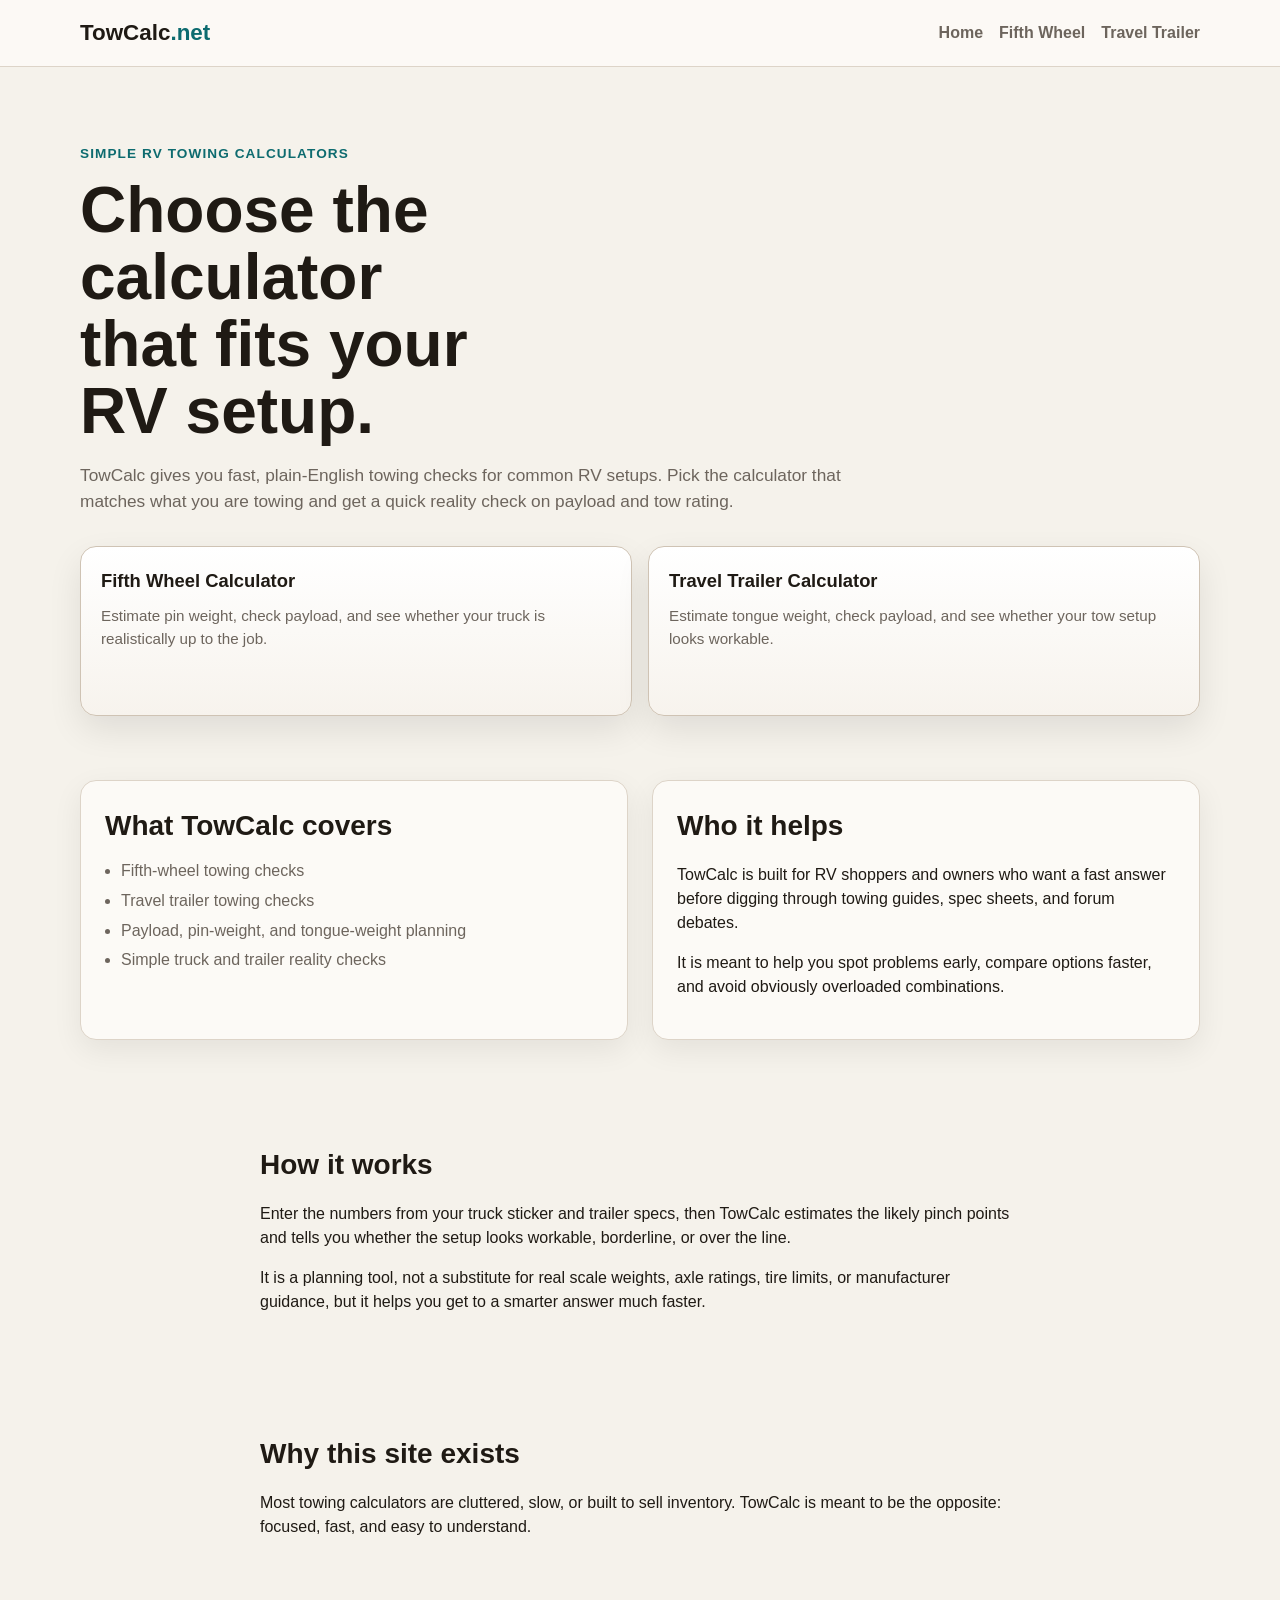
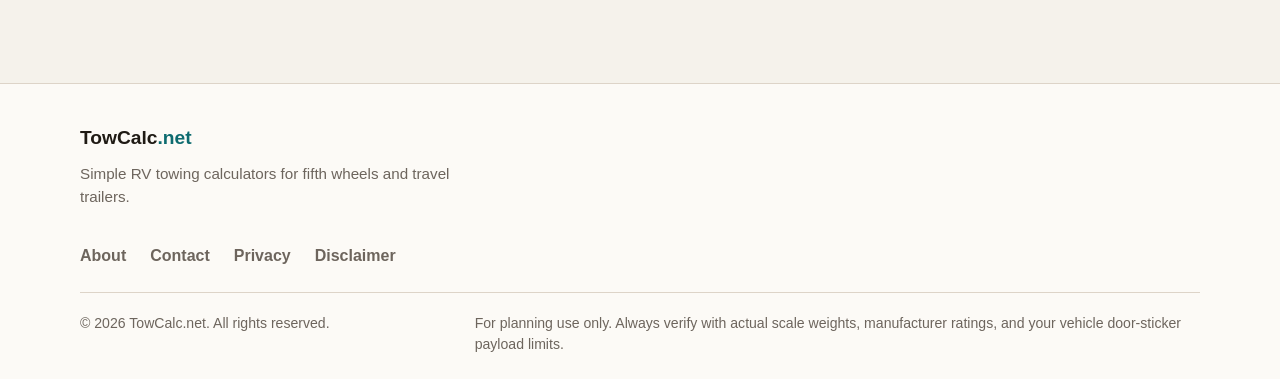
<file: index.html>
<!DOCTYPE html>
<html lang="en">
<head>
  <meta charset="UTF-8" />
  <meta name="viewport" content="width=device-width, initial-scale=1.0" />
  <title>TowCalc.net | Simple RV Towing Calculators</title>
  <meta name="description" content="Simple RV towing calculators for fifth wheels, travel trailers, payload, pin weight, tongue weight, and truck-to-RV matching." />
  <link rel="stylesheet" href="./assets/css/styles.css" />
</head>
<body>
  <header class="site-header">
    <div class="container header-inner">
      <a href="./index.html" class="logo">TowCalc<span>.net</span></a>
      <nav class="nav">
        <a href="./index.html">Home</a>
        <a href="./fifth-wheel-calculator/index.html">Fifth Wheel</a>
        <a href="./travel-trailer-calculator/index.html">Travel Trailer</a>
      </nav>
    </div>
  </header>

  <main>
    <section class="hero">
      <div class="container hero-inner">
        <p class="eyebrow">Simple RV towing calculators</p>
        <h1>Choose the calculator that fits your RV setup.</h1>
        <p class="hero-copy">
          TowCalc gives you fast, plain-English towing checks for common RV setups. Pick the calculator that matches what you are towing and get a quick reality check on payload and tow rating.
        </p>

        <div class="button-grid chooser-grid">
          <a class="card-button chooser-card" href="./fifth-wheel-calculator/index.html">
            <strong>Fifth Wheel Calculator</strong>
            <span>Estimate pin weight, check payload, and see whether your truck is realistically up to the job.</span>
          </a>

          <a class="card-button chooser-card" href="./travel-trailer-calculator/index.html">
            <strong>Travel Trailer Calculator</strong>
            <span>Estimate tongue weight, check payload, and see whether your tow setup looks workable.</span>
          </a>
        </div>
      </div>
    </section>

    <section class="info-section">
      <div class="container">
        <div class="home-grid">
          <div class="panel">
            <h2>What TowCalc covers</h2>
            <ul class="mini-list">
              <li>Fifth-wheel towing checks</li>
              <li>Travel trailer towing checks</li>
              <li>Payload, pin-weight, and tongue-weight planning</li>
              <li>Simple truck and trailer reality checks</li>
            </ul>
          </div>

          <div class="panel">
            <h2>Who it helps</h2>
            <p>
              TowCalc is built for RV shoppers and owners who want a fast answer before digging through towing guides, spec sheets, and forum debates.
            </p>
            <p>
              It is meant to help you spot problems early, compare options faster, and avoid obviously overloaded combinations.
            </p>
          </div>
        </div>
      </div>
    </section>

    <section class="info-section" id="how-it-works">
      <div class="container narrow">
        <h2>How it works</h2>
        <p>
          Enter the numbers from your truck sticker and trailer specs, then TowCalc estimates the likely pinch points and tells you whether the setup looks workable, borderline, or over the line.
        </p>
        <p>
          It is a planning tool, not a substitute for real scale weights, axle ratings, tire limits, or manufacturer guidance, but it helps you get to a smarter answer much faster.
        </p>
      </div>
    </section>

    <section class="info-section">
      <div class="container narrow">
        <h2>Why this site exists</h2>
        <p>
          Most towing calculators are cluttered, slow, or built to sell inventory. TowCalc is meant to be the opposite: focused, fast, and easy to understand.
        </p>
      </div>
    </section>
  </main>
  <footer class="site-footer">
    <div class="container footer-inner">
      <div class="footer-brand">
        <a href="/" class="footer-logo">TowCalc<span>.net</span></a>
        <p class="footer-text">
        Simple RV towing calculators for fifth wheels and travel trailers.
        </p>
      </div>

      <div class="footer-links">
        <a href="/about.html">About</a>
        <a href="/contact.html">Contact</a>
        <a href="/privacy.html">Privacy</a>
        <a href="/disclaimer.html">Disclaimer</a>
      </div>
    </div>

    <div class="container footer-bottom">
      <p>&copy; 2026 TowCalc.net. All rights reserved.</p>
      <p>For planning use only. Always verify with actual scale weights, manufacturer ratings, and your vehicle door-sticker payload limits.</p>
    </div>
  </footer>
</body>
</html>
</file>
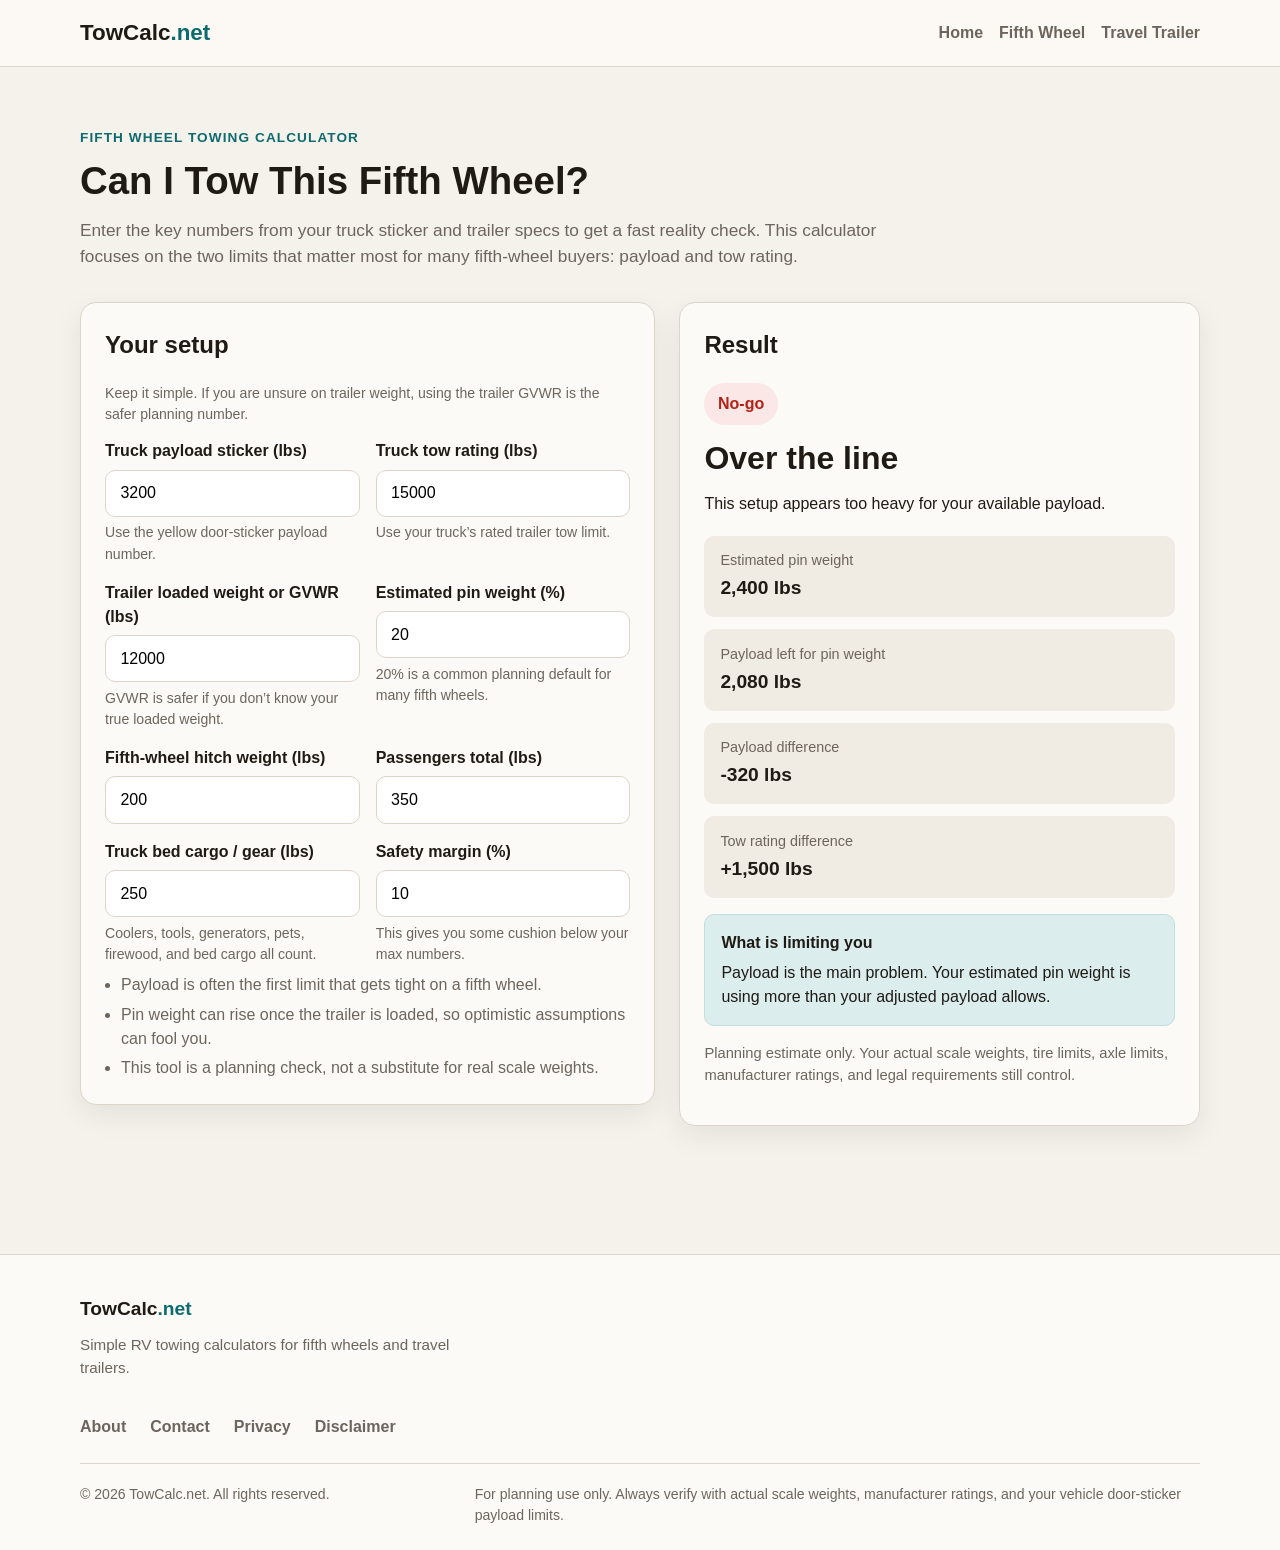
<file: fifth-wheel-calculator/index.html>
<!DOCTYPE html>
<html lang="en">
<head>
  <meta charset="UTF-8" />
  <meta name="viewport" content="width=device-width, initial-scale=1.0" />
  <title>Can I Tow This Fifth Wheel? | TowCalc.net</title>
  <meta name="description" content="Check whether your truck can realistically handle a fifth wheel based on payload, tow rating, passengers, cargo, hitch weight, and estimated pin weight." />
  <link rel="stylesheet" href="../assets/css/styles.css" />
</head>
<body>
  <header class="site-header">
    <div class="container header-inner">
      <a href="../index.html" class="logo">TowCalc<span>.net</span></a>
      <nav class="nav">
        <a href="../index.html">Home</a>
        <a href="./index.html">Fifth Wheel</a>
        <a href="../travel-trailer-calculator/index.html">Travel Trailer</a>
      </nav>
    </div>
  </header>

  <main class="page-section">
    <div class="container">
      <section class="page-intro">
        <p class="eyebrow">Fifth wheel towing calculator</p>
        <h1>Can I Tow This Fifth Wheel?</h1>
        <p class="hero-copy">
          Enter the key numbers from your truck sticker and trailer specs to get a fast reality check. This calculator focuses on the two limits that matter most for many fifth-wheel buyers: payload and tow rating.
        </p>
      </section>

      <div class="page-grid">
        <section class="panel">
          <h2>Your setup</h2>
          <p class="helper">
            Keep it simple. If you are unsure on trailer weight, using the trailer GVWR is the safer planning number.
          </p>

          <div class="form-grid" id="calc-form">
            <div class="field">
              <label for="payload">Truck payload sticker (lbs)</label>
              <input type="number" id="payload" value="3200" min="0" step="1" />
              <div class="helper">Use the yellow door-sticker payload number.</div>
            </div>

            <div class="field">
              <label for="towRating">Truck tow rating (lbs)</label>
              <input type="number" id="towRating" value="15000" min="0" step="1" />
              <div class="helper">Use your truck’s rated trailer tow limit.</div>
            </div>

            <div class="field">
              <label for="trailerWeight">Trailer loaded weight or GVWR (lbs)</label>
              <input type="number" id="trailerWeight" value="12000" min="0" step="1" />
              <div class="helper">GVWR is safer if you don’t know your true loaded weight.</div>
            </div>

            <div class="field">
              <label for="pinPercent">Estimated pin weight (%)</label>
              <input type="number" id="pinPercent" value="20" min="10" max="30" step="0.5" />
              <div class="helper">20% is a common planning default for many fifth wheels.</div>
            </div>

            <div class="field">
              <label for="hitchWeight">Fifth-wheel hitch weight (lbs)</label>
              <input type="number" id="hitchWeight" value="200" min="0" step="1" />
            </div>

            <div class="field">
              <label for="passengerWeight">Passengers total (lbs)</label>
              <input type="number" id="passengerWeight" value="350" min="0" step="1" />
            </div>

            <div class="field">
              <label for="cargoWeight">Truck bed cargo / gear (lbs)</label>
              <input type="number" id="cargoWeight" value="250" min="0" step="1" />
              <div class="helper">Coolers, tools, generators, pets, firewood, and bed cargo all count.</div>
            </div>

            <div class="field">
              <label for="safetyMargin">Safety margin (%)</label>
              <input type="number" id="safetyMargin" value="10" min="0" max="25" step="1" />
              <div class="helper">This gives you some cushion below your max numbers.</div>
            </div>
          </div>

          <ul class="mini-list">
            <li>Payload is often the first limit that gets tight on a fifth wheel.</li>
            <li>Pin weight can rise once the trailer is loaded, so optimistic assumptions can fool you.</li>
            <li>This tool is a planning check, not a substitute for real scale weights.</li>
          </ul>
        </section>

        <aside class="panel result-panel">
          <h2>Result</h2>

          <div id="statusBadge" class="result-status status-warn">Borderline</div>
          <h3 class="result-headline" id="resultHeadline">Close call</h3>
          <p class="result-summary" id="summaryText">
            Your setup is right on the edge. Payload appears to be the limiting factor.
          </p>

          <div class="result-list">
            <div class="result-item">
              <div class="result-label">Estimated pin weight</div>
              <div class="result-value" id="pinWeightResult">2,400 lbs</div>
            </div>

            <div class="result-item">
              <div class="result-label">Payload left for pin weight</div>
              <div class="result-value" id="payloadLeftResult">2,400 lbs</div>
            </div>

            <div class="result-item">
              <div class="result-label">Payload difference</div>
              <div class="result-value" id="payloadDiffResult">0 lbs</div>
            </div>

            <div class="result-item">
              <div class="result-label">Tow rating difference</div>
              <div class="result-value" id="towDiffResult">3,000 lbs</div>
            </div>
          </div>

          <div class="result-explainer">
            <strong id="constraintLabel">What is limiting you</strong>
            <span id="constraintText">Payload appears to be the tighter limit on this setup.</span>
          </div>

          <p class="note">
            Planning estimate only. Your actual scale weights, tire limits, axle limits, manufacturer ratings, and legal requirements still control.
          </p>
        </aside>
      </div>
    </div>
  </main>

  <script src="../assets/js/fifth-wheel.js"></script>
   <footer class="site-footer">
    <div class="container footer-inner">
      <div class="footer-brand">
        <a href="/" class="footer-logo">TowCalc<span>.net</span></a>
        <p class="footer-text">
        Simple RV towing calculators for fifth wheels and travel trailers.
        </p>
      </div>

      <div class="footer-links">
        <a href="/about.html">About</a>
        <a href="/contact.html">Contact</a>
        <a href="/privacy.html">Privacy</a>
        <a href="/disclaimer.html">Disclaimer</a>
      </div>
    </div>

    <div class="container footer-bottom">
      <p>&copy; 2026 TowCalc.net. All rights reserved.</p>
      <p>For planning use only. Always verify with actual scale weights, manufacturer ratings, and your vehicle door-sticker payload limits.</p>
    </div>
  </footer>
</body>
</html>
</file>
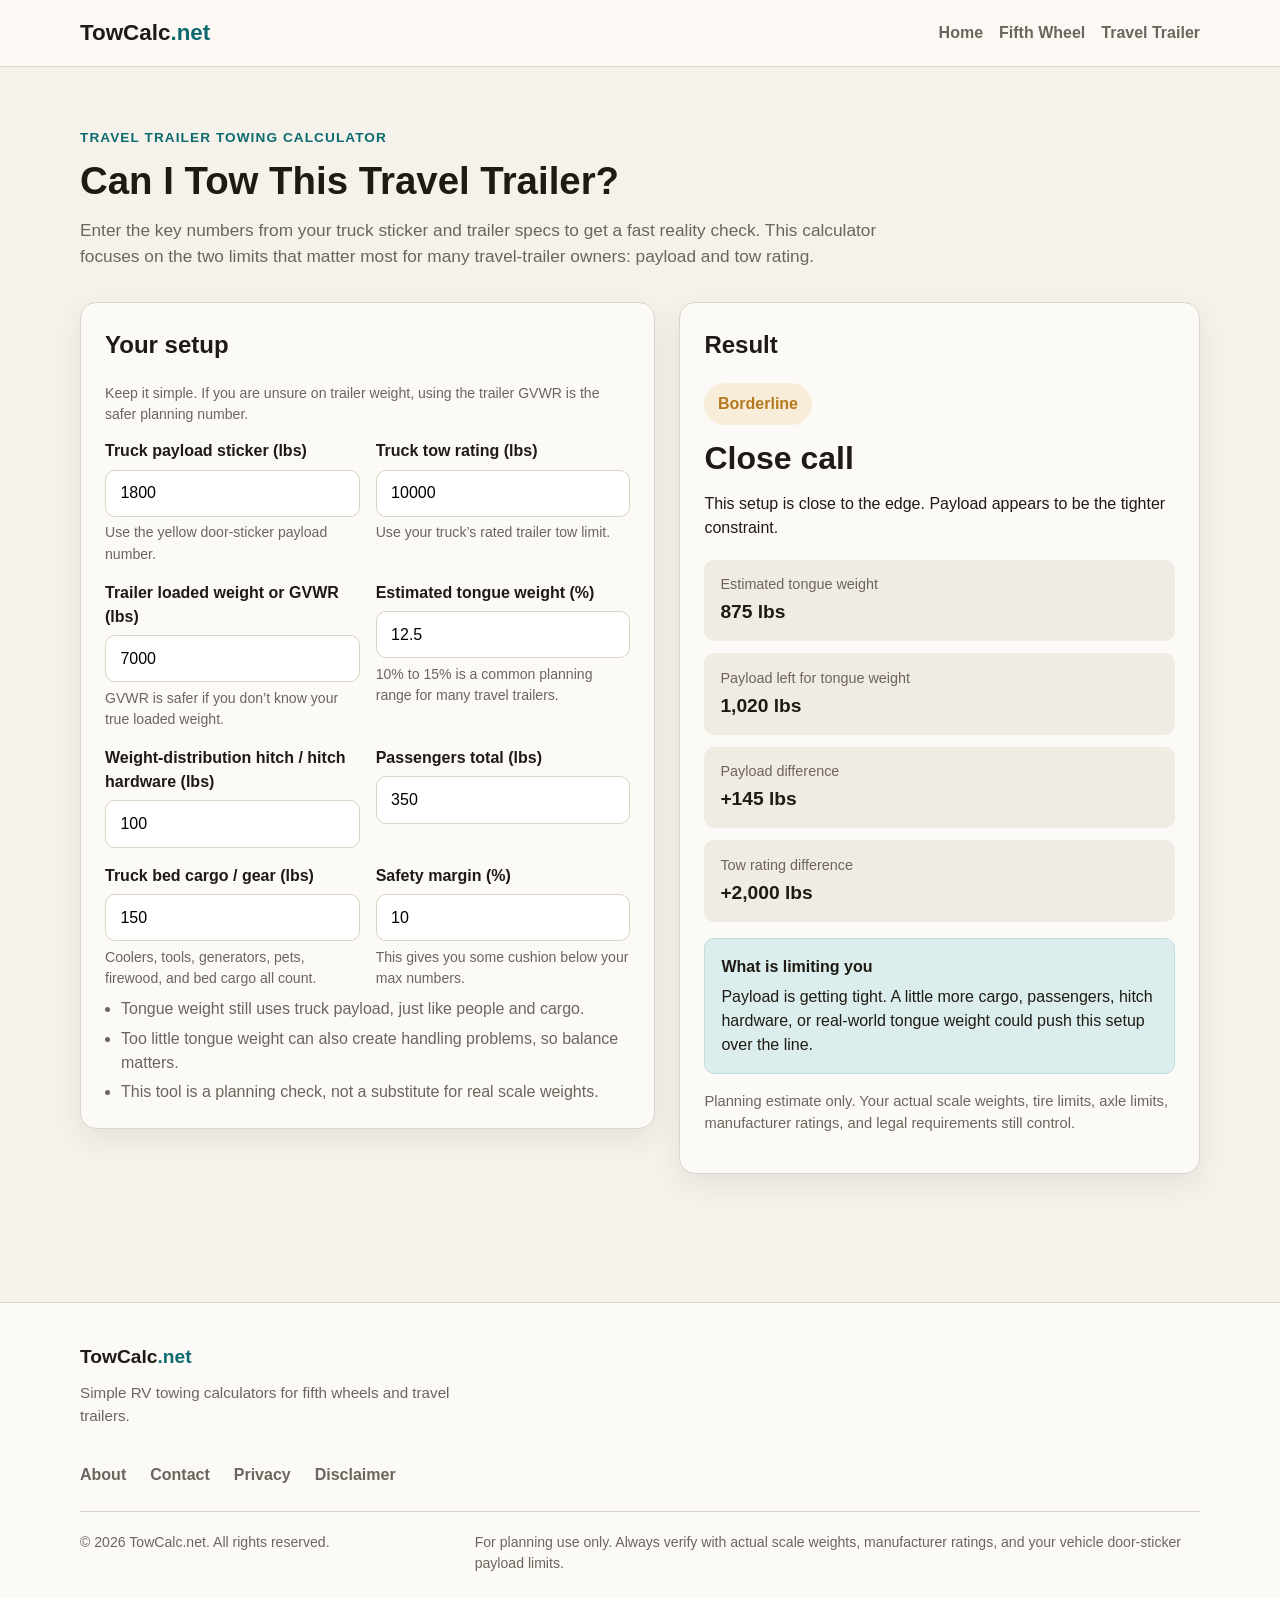
<file: travel-trailer-calculator/index.html>
<!DOCTYPE html>
<html lang="en">
<head>
  <meta charset="UTF-8" />
  <meta name="viewport" content="width=device-width, initial-scale=1.0" />
  <title>Can I Tow This Travel Trailer? | TowCalc.net</title>
  <meta name="description" content="Check whether your truck can realistically handle a travel trailer based on payload, tow rating, passengers, cargo, hitch weight, and estimated tongue weight." />
  <link rel="stylesheet" href="../assets/css/styles.css" />
</head>
<body>
  <header class="site-header">
    <div class="container header-inner">
      <a href="../index.html" class="logo">TowCalc<span>.net</span></a>
      <nav class="nav">
        <a href="../index.html">Home</a>
        <a href="../fifth-wheel-calculator/index.html">Fifth Wheel</a>
        <a href="./index.html">Travel Trailer</a>
      </nav>
    </div>
  </header>

  <main class="page-section">
    <div class="container">
      <section class="page-intro">
        <p class="eyebrow">Travel trailer towing calculator</p>
        <h1>Can I Tow This Travel Trailer?</h1>
        <p class="hero-copy">
          Enter the key numbers from your truck sticker and trailer specs to get a fast reality check. This calculator focuses on the two limits that matter most for many travel-trailer owners: payload and tow rating.
        </p>
      </section>

      <div class="page-grid">
        <section class="panel">
          <h2>Your setup</h2>
          <p class="helper">
            Keep it simple. If you are unsure on trailer weight, using the trailer GVWR is the safer planning number.
          </p>

          <div class="form-grid" id="calc-form">
            <div class="field">
              <label for="payload">Truck payload sticker (lbs)</label>
              <input type="number" id="payload" value="1800" min="0" step="1" />
              <div class="helper">Use the yellow door-sticker payload number.</div>
            </div>

            <div class="field">
              <label for="towRating">Truck tow rating (lbs)</label>
              <input type="number" id="towRating" value="10000" min="0" step="1" />
              <div class="helper">Use your truck’s rated trailer tow limit.</div>
            </div>

            <div class="field">
              <label for="trailerWeight">Trailer loaded weight or GVWR (lbs)</label>
              <input type="number" id="trailerWeight" value="7000" min="0" step="1" />
              <div class="helper">GVWR is safer if you don’t know your true loaded weight.</div>
            </div>

            <div class="field">
              <label for="tonguePercent">Estimated tongue weight (%)</label>
              <input type="number" id="tonguePercent" value="12.5" min="10" max="15" step="0.5" />
              <div class="helper">10% to 15% is a common planning range for many travel trailers.</div>
            </div>

            <div class="field">
              <label for="hitchWeight">Weight-distribution hitch / hitch hardware (lbs)</label>
              <input type="number" id="hitchWeight" value="100" min="0" step="1" />
            </div>

            <div class="field">
              <label for="passengerWeight">Passengers total (lbs)</label>
              <input type="number" id="passengerWeight" value="350" min="0" step="1" />
            </div>

            <div class="field">
              <label for="cargoWeight">Truck bed cargo / gear (lbs)</label>
              <input type="number" id="cargoWeight" value="150" min="0" step="1" />
              <div class="helper">Coolers, tools, generators, pets, firewood, and bed cargo all count.</div>
            </div>

            <div class="field">
              <label for="safetyMargin">Safety margin (%)</label>
              <input type="number" id="safetyMargin" value="10" min="0" max="25" step="1" />
              <div class="helper">This gives you some cushion below your max numbers.</div>
            </div>
          </div>

          <ul class="mini-list">
            <li>Tongue weight still uses truck payload, just like people and cargo.</li>
            <li>Too little tongue weight can also create handling problems, so balance matters.</li>
            <li>This tool is a planning check, not a substitute for real scale weights.</li>
          </ul>
        </section>

        <aside class="panel result-panel">
          <h2>Result</h2>

          <div id="statusBadge" class="result-status status-warn">Borderline</div>
          <h3 class="result-headline" id="resultHeadline">Close call</h3>
          <p class="result-summary" id="summaryText">
            Your setup is right on the edge. Payload appears to be the limiting factor.
          </p>

          <div class="result-list">
            <div class="result-item">
              <div class="result-label">Estimated tongue weight</div>
              <div class="result-value" id="tongueWeightResult">875 lbs</div>
            </div>

            <div class="result-item">
              <div class="result-label">Payload left for tongue weight</div>
              <div class="result-value" id="payloadLeftResult">1,200 lbs</div>
            </div>

            <div class="result-item">
              <div class="result-label">Payload difference</div>
              <div class="result-value" id="payloadDiffResult">325 lbs</div>
            </div>

            <div class="result-item">
              <div class="result-label">Tow rating difference</div>
              <div class="result-value" id="towDiffResult">3,000 lbs</div>
            </div>
          </div>

          <div class="result-explainer">
            <strong id="constraintLabel">What is limiting you</strong>
            <span id="constraintText">Payload appears to be the tighter limit on this setup.</span>
          </div>

          <p class="note">
            Planning estimate only. Your actual scale weights, tire limits, axle limits, manufacturer ratings, and legal requirements still control.
          </p>
        </aside>
      </div>
    </div>
  </main>

  <script src="../assets/js/travel-trailer.js"></script>
   <footer class="site-footer">
    <div class="container footer-inner">
      <div class="footer-brand">
        <a href="/" class="footer-logo">TowCalc<span>.net</span></a>
        <p class="footer-text">
        Simple RV towing calculators for fifth wheels and travel trailers.
        </p>
      </div>

      <div class="footer-links">
        <a href="/about.html">About</a>
        <a href="/contact.html">Contact</a>
        <a href="/privacy.html">Privacy</a>
        <a href="/disclaimer.html">Disclaimer</a>
      </div>
    </div>

    <div class="container footer-bottom">
      <p>&copy; 2026 TowCalc.net. All rights reserved.</p>
      <p>For planning use only. Always verify with actual scale weights, manufacturer ratings, and your vehicle door-sticker payload limits.</p>
    </div>
  </footer>
</body>
</html>
</file>
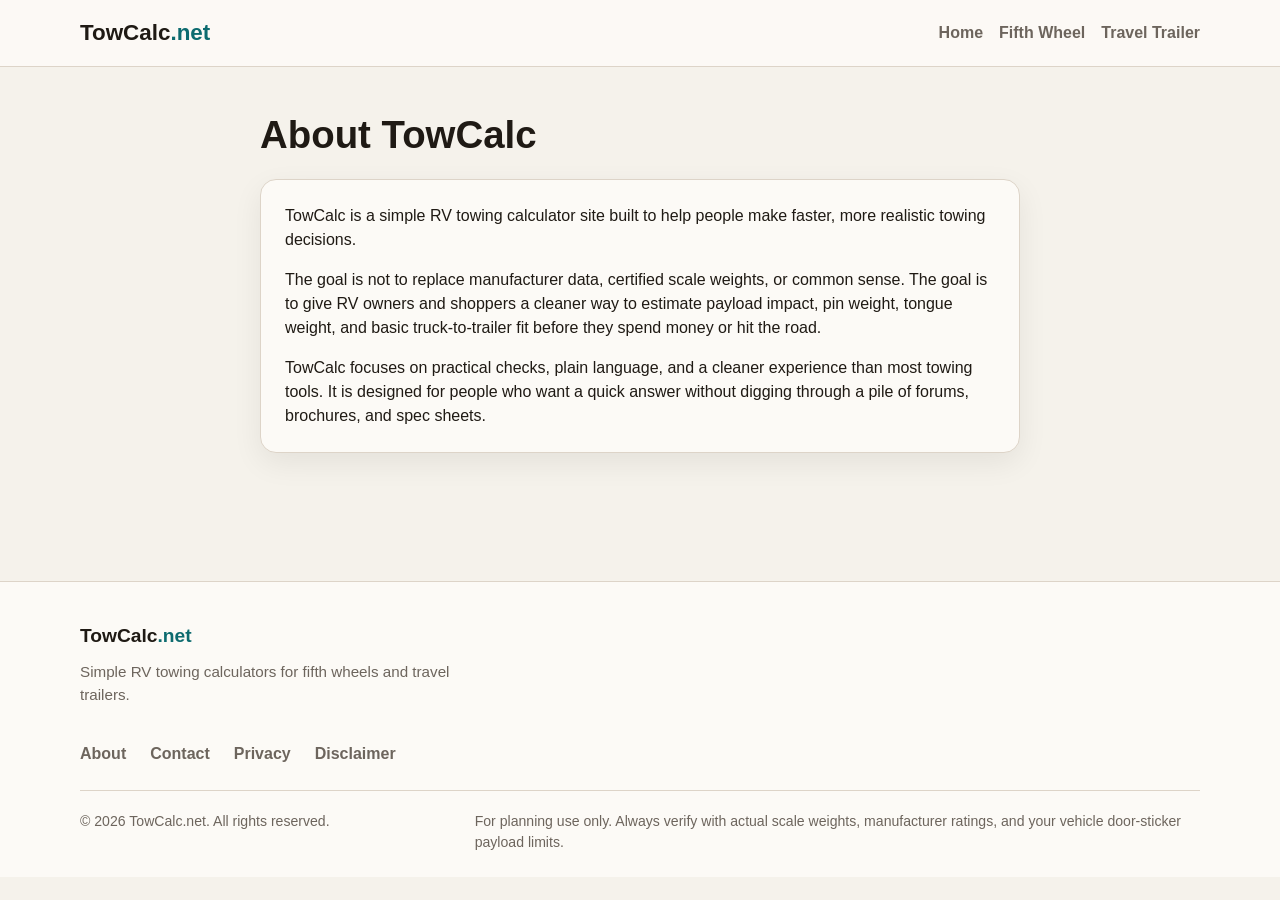
<file: about.html>
<!DOCTYPE html>
<html lang="en">
<head>
  <meta charset="UTF-8" />
  <meta name="viewport" content="width=device-width, initial-scale=1.0" />
  <title>About | TowCalc.net</title>
  <meta name="description" content="Learn what TowCalc is, who it is for, and how it helps RV owners compare towing setups." />
  <link rel="stylesheet" href="/assets/css/styles.css" />
</head>
<body>
  <header class="site-header">
    <div class="container header-inner">
      <a href="/" class="logo">TowCalc<span>.net</span></a>
      <nav class="nav">
        <a href="/">Home</a>
        <a href="/fifth-wheel-calculator/">Fifth Wheel</a>
        <a href="/travel-trailer-calculator/">Travel Trailer</a>
      </nav>
    </div>
  </header>

  <main class="page-section">
    <div class="container narrow">
      <div class="page-intro">
        <h1>About TowCalc</h1>
      </div>

      <div class="panel legal-page">
        <p>
          TowCalc is a simple RV towing calculator site built to help people make faster, more realistic towing decisions.
        </p>
        <p>
          The goal is not to replace manufacturer data, certified scale weights, or common sense. The goal is to give RV owners and shoppers a cleaner way to estimate payload impact, pin weight, tongue weight, and basic truck-to-trailer fit before they spend money or hit the road.
        </p>
        <p>
          TowCalc focuses on practical checks, plain language, and a cleaner experience than most towing tools. It is designed for people who want a quick answer without digging through a pile of forums, brochures, and spec sheets.
        </p>
      </div>
    </div>
  </main>

  <footer class="site-footer">
    <div class="container footer-inner">
      <div class="footer-brand">
        <a href="/" class="footer-logo">TowCalc<span>.net</span></a>
        <p class="footer-text">
          Simple RV towing calculators for fifth wheels and travel trailers.
        </p>
      </div>

      <div class="footer-links">
        <a href="/about.html">About</a>
        <a href="/contact.html">Contact</a>
        <a href="/privacy.html">Privacy</a>
        <a href="/disclaimer.html">Disclaimer</a>
      </div>
    </div>

    <div class="container footer-bottom">
      <p>&copy; 2026 TowCalc.net. All rights reserved.</p>
      <p>For planning use only. Always verify with actual scale weights, manufacturer ratings, and your vehicle door-sticker payload limits.</p>
    </div>
  </footer>
</body>
</html>
</file>
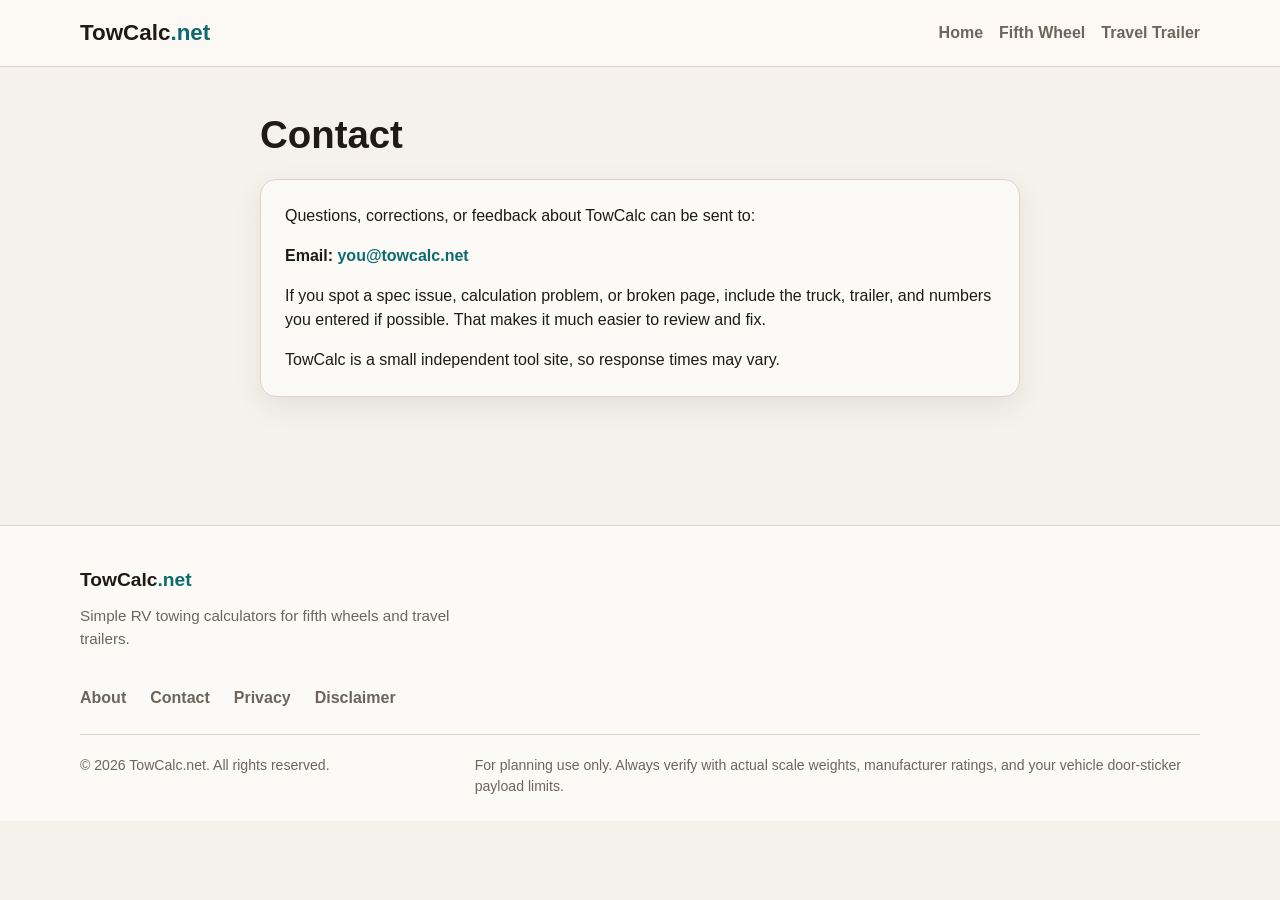
<file: contact.html>
<!DOCTYPE html>
<html lang="en">
<head>
  <meta charset="UTF-8" />
  <meta name="viewport" content="width=device-width, initial-scale=1.0" />
  <title>Contact | TowCalc.net</title>
  <meta name="description" content="Contact TowCalc with feedback, correction requests, or general questions." />
  <link rel="stylesheet" href="/assets/css/styles.css" />
</head>
<body>
  <header class="site-header">
    <div class="container header-inner">
      <a href="/" class="logo">TowCalc<span>.net</span></a>
      <nav class="nav">
        <a href="/">Home</a>
        <a href="/fifth-wheel-calculator/">Fifth Wheel</a>
        <a href="/travel-trailer-calculator/">Travel Trailer</a>
      </nav>
    </div>
  </header>

  <main class="page-section">
    <div class="container narrow">
      <div class="page-intro">
        <h1>Contact</h1>
      </div>

      <div class="panel legal-page">
        <p>
          Questions, corrections, or feedback about TowCalc can be sent to:
        </p>

        <p>
          <strong>Email:</strong> <a href="mailto:you@towcalc.net">you@towcalc.net</a>
        </p>

        <p>
          If you spot a spec issue, calculation problem, or broken page, include the truck, trailer, and numbers you entered if possible. That makes it much easier to review and fix.
        </p>

        <p>
          TowCalc is a small independent tool site, so response times may vary.
        </p>
      </div>
    </div>
  </main>

  <footer class="site-footer">
    <div class="container footer-inner">
      <div class="footer-brand">
        <a href="/" class="footer-logo">TowCalc<span>.net</span></a>
        <p class="footer-text">
          Simple RV towing calculators for fifth wheels and travel trailers.
        </p>
      </div>

      <div class="footer-links">
        <a href="/about.html">About</a>
        <a href="/contact.html">Contact</a>
        <a href="/privacy.html">Privacy</a>
        <a href="/disclaimer.html">Disclaimer</a>
      </div>
    </div>

    <div class="container footer-bottom">
      <p>&copy; 2026 TowCalc.net. All rights reserved.</p>
      <p>For planning use only. Always verify with actual scale weights, manufacturer ratings, and your vehicle door-sticker payload limits.</p>
    </div>
  </footer>
</body>
</html>
</file>
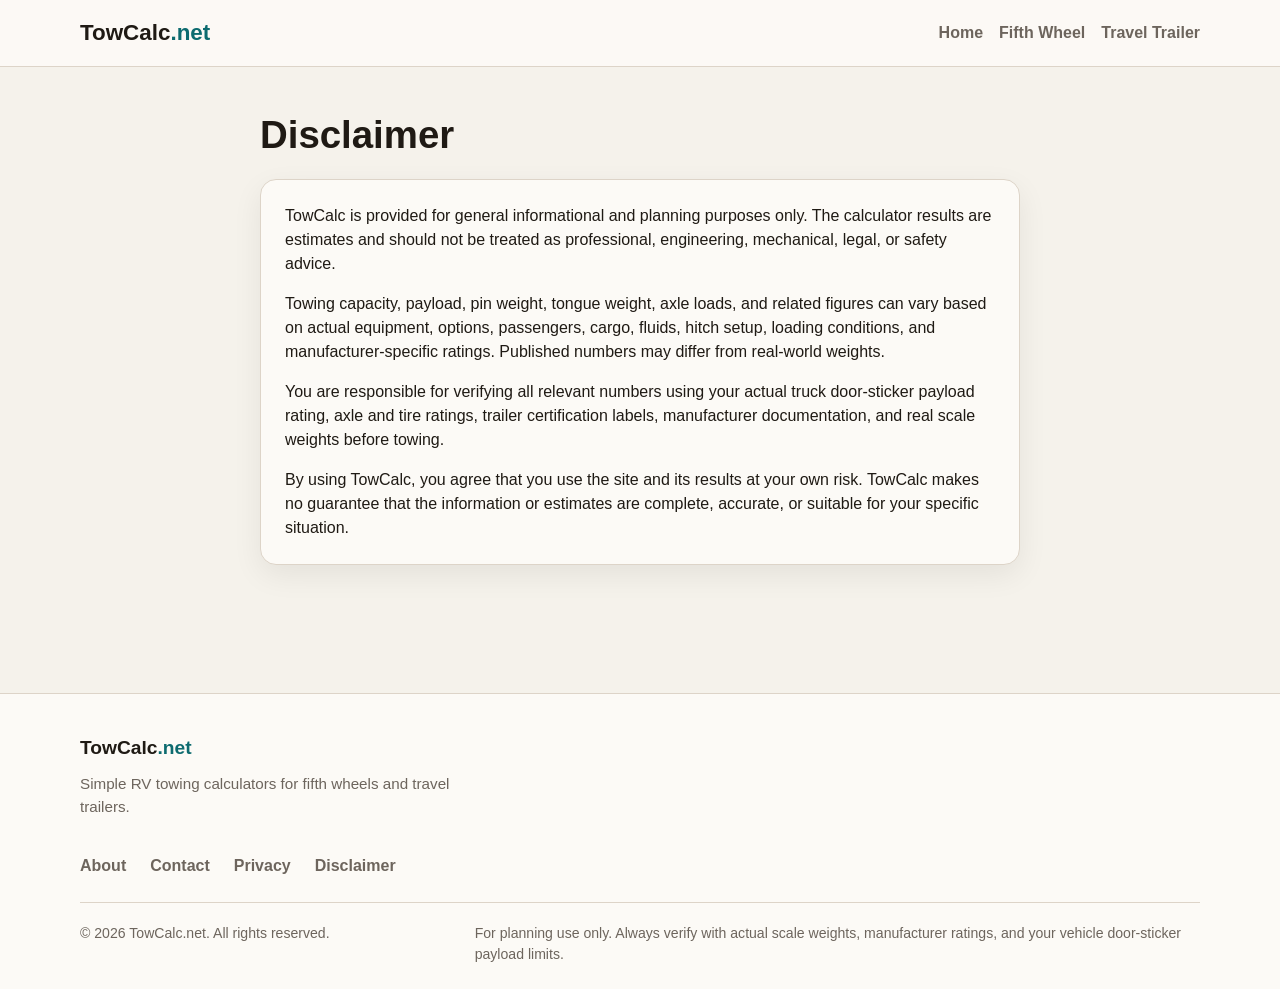
<file: disclaimer.html>
<!DOCTYPE html>
<html lang="en">
<head>
  <meta charset="UTF-8" />
  <meta name="viewport" content="width=device-width, initial-scale=1.0" />
  <title>Disclaimer | TowCalc.net</title>
  <meta name="description" content="Read the TowCalc disclaimer and important limitations for calculator results and towing estimates." />
  <link rel="stylesheet" href="/assets/css/styles.css" />
</head>
<body>
  <header class="site-header">
    <div class="container header-inner">
      <a href="/" class="logo">TowCalc<span>.net</span></a>
      <nav class="nav">
        <a href="/">Home</a>
        <a href="/fifth-wheel-calculator/">Fifth Wheel</a>
        <a href="/travel-trailer-calculator/">Travel Trailer</a>
      </nav>
    </div>
  </header>

  <main class="page-section">
    <div class="container narrow">
      <div class="page-intro">
        <h1>Disclaimer</h1>
      </div>

      <div class="panel legal-page">
        <p>
          TowCalc is provided for general informational and planning purposes only. The calculator results are estimates and should not be treated as professional, engineering, mechanical, legal, or safety advice.
        </p>

        <p>
          Towing capacity, payload, pin weight, tongue weight, axle loads, and related figures can vary based on actual equipment, options, passengers, cargo, fluids, hitch setup, loading conditions, and manufacturer-specific ratings. Published numbers may differ from real-world weights.
        </p>

        <p>
          You are responsible for verifying all relevant numbers using your actual truck door-sticker payload rating, axle and tire ratings, trailer certification labels, manufacturer documentation, and real scale weights before towing.
        </p>

        <p>
          By using TowCalc, you agree that you use the site and its results at your own risk. TowCalc makes no guarantee that the information or estimates are complete, accurate, or suitable for your specific situation.
        </p>
      </div>
    </div>
  </main>

  <footer class="site-footer">
    <div class="container footer-inner">
      <div class="footer-brand">
        <a href="/" class="footer-logo">TowCalc<span>.net</span></a>
        <p class="footer-text">
          Simple RV towing calculators for fifth wheels and travel trailers.
        </p>
      </div>

      <div class="footer-links">
        <a href="/about.html">About</a>
        <a href="/contact.html">Contact</a>
        <a href="/privacy.html">Privacy</a>
        <a href="/disclaimer.html">Disclaimer</a>
      </div>
    </div>

    <div class="container footer-bottom">
      <p>&copy; 2026 TowCalc.net. All rights reserved.</p>
      <p>For planning use only. Always verify with actual scale weights, manufacturer ratings, and your vehicle door-sticker payload limits.</p>
    </div>
  </footer>
</body>
</html>
</file>
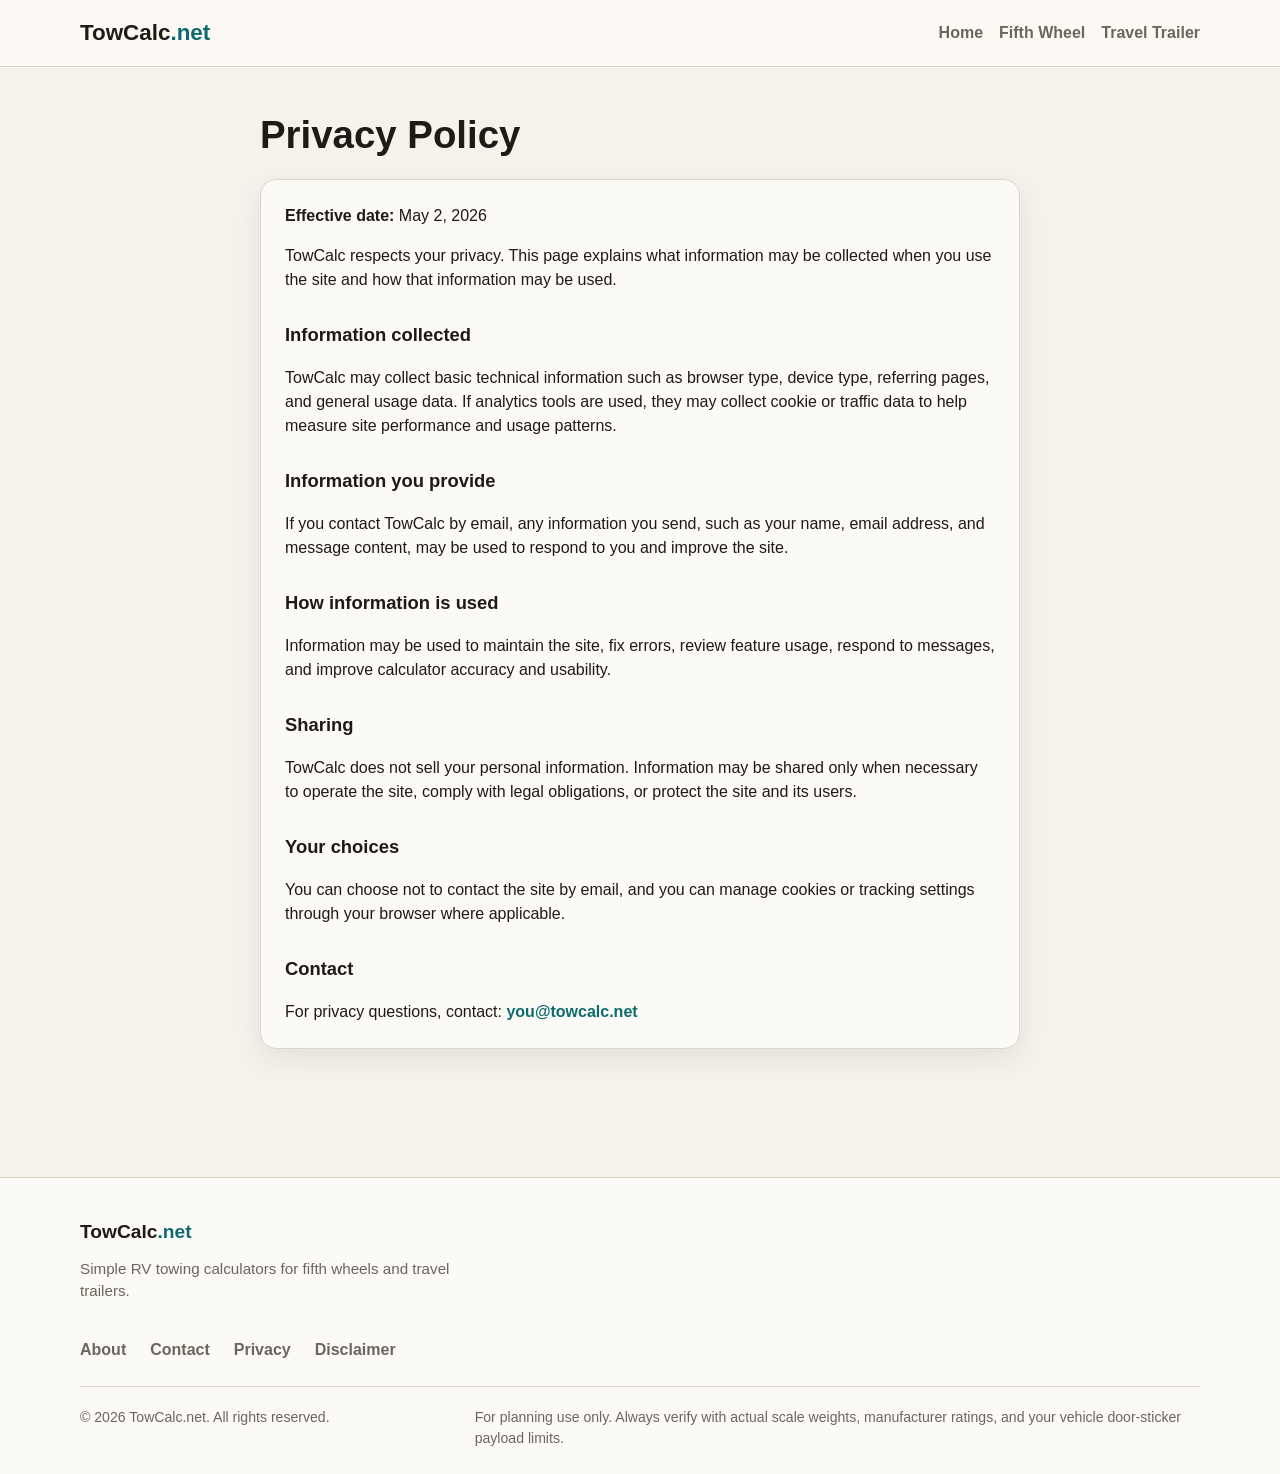
<file: privacy.html>
<!DOCTYPE html>
<html lang="en">
<head>
  <meta charset="UTF-8" />
  <meta name="viewport" content="width=device-width, initial-scale=1.0" />
  <title>Privacy Policy | TowCalc.net</title>
  <meta name="description" content="Read the TowCalc privacy policy, including what information may be collected and how it is used." />
  <link rel="stylesheet" href="/assets/css/styles.css" />
</head>
<body>
  <header class="site-header">
    <div class="container header-inner">
      <a href="/" class="logo">TowCalc<span>.net</span></a>
      <nav class="nav">
        <a href="/">Home</a>
        <a href="/fifth-wheel-calculator/">Fifth Wheel</a>
        <a href="/travel-trailer-calculator/">Travel Trailer</a>
      </nav>
    </div>
  </header>

  <main class="page-section">
    <div class="container narrow">
      <div class="page-intro">
        <h1>Privacy Policy</h1>
      </div>

      <div class="panel legal-page">
        <p><strong>Effective date:</strong> May 2, 2026</p>

        <p>
          TowCalc respects your privacy. This page explains what information may be collected when you use the site and how that information may be used.
        </p>

        <h2>Information collected</h2>
        <p>
          TowCalc may collect basic technical information such as browser type, device type, referring pages, and general usage data. If analytics tools are used, they may collect cookie or traffic data to help measure site performance and usage patterns.
        </p>

        <h2>Information you provide</h2>
        <p>
          If you contact TowCalc by email, any information you send, such as your name, email address, and message content, may be used to respond to you and improve the site.
        </p>

        <h2>How information is used</h2>
        <p>
          Information may be used to maintain the site, fix errors, review feature usage, respond to messages, and improve calculator accuracy and usability.
        </p>

        <h2>Sharing</h2>
        <p>
          TowCalc does not sell your personal information. Information may be shared only when necessary to operate the site, comply with legal obligations, or protect the site and its users.
        </p>

        <h2>Your choices</h2>
        <p>
          You can choose not to contact the site by email, and you can manage cookies or tracking settings through your browser where applicable.
        </p>

        <h2>Contact</h2>
        <p>
          For privacy questions, contact: <a href="mailto:you@towcalc.net">you@towcalc.net</a>
        </p>
      </div>
    </div>
  </main>

  <footer class="site-footer">
    <div class="container footer-inner">
      <div class="footer-brand">
        <a href="/" class="footer-logo">TowCalc<span>.net</span></a>
        <p class="footer-text">
          Simple RV towing calculators for fifth wheels and travel trailers.
        </p>
      </div>

      <div class="footer-links">
        <a href="/about.html">About</a>
        <a href="/contact.html">Contact</a>
        <a href="/privacy.html">Privacy</a>
        <a href="/disclaimer.html">Disclaimer</a>
      </div>
    </div>

    <div class="container footer-bottom">
      <p>&copy; 2026 TowCalc.net. All rights reserved.</p>
      <p>For planning use only. Always verify with actual scale weights, manufacturer ratings, and your vehicle door-sticker payload limits.</p>
    </div>
  </footer>
</body>
</html>
</file>
<file: assets/css/styles.css>
:root {
  --bg: #f5f2eb;
  --surface: #fcfaf6;
  --surface-2: #f0ebe3;
  --surface-3: #e8e0d5;
  --text: #1f1a14;
  --muted: #6d655d;
  --border: #ddd4c8;
  --primary: #0d6b6f;
  --primary-dark: #084e51;
  --primary-soft: #dbeeed;
  --good: #2f7d32;
  --good-bg: #e7f4e8;
  --warn: #b7791f;
  --warn-bg: #f8edd9;
  --bad: #b42318;
  --bad-bg: #fbe7e5;
  --shadow: 0 10px 30px rgba(0, 0, 0, 0.07);
  --radius: 16px;
  --radius-sm: 10px;
  --max-width: 1120px;
}

* {
  box-sizing: border-box;
}

html {
  font-size: 16px;
}

body {
  margin: 0;
  font-family: Arial, sans-serif;
  color: var(--text);
  background: var(--bg);
  line-height: 1.5;
}

a {
  color: inherit;
  text-decoration: none;
}

.container {
  width: min(var(--max-width), calc(100% - 2rem));
  margin: 0 auto;
}

.narrow {
  max-width: 760px;
}

.site-header {
  background: rgba(252, 250, 246, 0.92);
  border-bottom: 1px solid var(--border);
  position: sticky;
  top: 0;
  z-index: 20;
  backdrop-filter: blur(8px);
}

.header-inner {
  display: flex;
  justify-content: space-between;
  align-items: center;
  padding: 1rem 0;
}

.logo {
  font-size: 1.4rem;
  font-weight: 700;
}

.logo span {
  color: var(--primary);
}

.nav {
  display: flex;
  gap: 1rem;
}

.nav a {
  color: var(--muted);
  font-weight: 600;
}

.hero {
  padding: 4rem 0 3rem;
}

.hero-inner h1,
.page-intro h1 {
  font-size: clamp(2rem, 5vw, 4rem);
  line-height: 1.05;
  max-width: 12ch;
  margin: 0 0 1rem;
}

.eyebrow {
  color: var(--primary);
  text-transform: uppercase;
  letter-spacing: 0.08em;
  font-weight: 700;
  font-size: 0.85rem;
  margin-bottom: 0.75rem;
}

.hero-copy {
  max-width: 50rem;
  color: var(--muted);
  font-size: 1.08rem;
  margin-bottom: 2rem;
}

.hero-actions {
  display: flex;
  flex-wrap: wrap;
  gap: 1rem;
  align-items: center;
}

.primary-button,
.secondary-button {
  display: inline-flex;
  align-items: center;
  justify-content: center;
  min-height: 44px;
  padding: 0.95rem 1.25rem;
  border-radius: 999px;
  font-weight: 700;
  transition: background 0.15s ease, color 0.15s ease, border-color 0.15s ease, transform 0.15s ease;
}

.primary-button {
  background: var(--primary);
  color: #fff;
  border: 1px solid var(--primary);
}

.primary-button:hover {
  background: var(--primary-dark);
  transform: translateY(-1px);
}

.secondary-button {
  background: transparent;
  color: var(--primary);
  border: 1px solid var(--primary);
}

.secondary-button:hover {
  background: var(--primary-soft);
  transform: translateY(-1px);
}

.secondary-link,
.text-link {
  color: var(--primary);
  font-weight: 700;
}

.button-grid {
  display: grid;
  grid-template-columns: repeat(auto-fit, minmax(240px, 1fr));
  gap: 1rem;
}

.card-button {
  display: block;
  background: var(--surface);
  border: 1px solid var(--border);
  border-radius: var(--radius);
  padding: 1.25rem;
  box-shadow: var(--shadow);
  transition: transform 0.15s ease, border-color 0.15s ease;
}

.card-button:hover {
  transform: translateY(-2px);
  border-color: var(--primary);
}

.card-button strong {
  display: block;
  margin-bottom: 0.5rem;
  font-size: 1.05rem;
}

.card-button span {
  color: var(--muted);
  font-size: 0.95rem;
}

.card-button.disabled {
  opacity: 0.65;
  pointer-events: none;
}

.info-section {
  padding: 1rem 0 4rem;
}

.info-section h2 {
  font-size: 1.75rem;
  margin-bottom: 0.75rem;
}

.home-grid {
  display: grid;
  grid-template-columns: 1fr 1fr;
  gap: 1.5rem;
}

.page-section {
  padding: 3rem 0 4rem;
}

.page-intro {
  margin-bottom: 1.5rem;
}

.page-grid {
  display: grid;
  grid-template-columns: 1.05fr 0.95fr;
  gap: 1.5rem;
  align-items: start;
}

.panel {
  background: var(--surface);
  border: 1px solid var(--border);
  border-radius: var(--radius);
  padding: 1.5rem;
  box-shadow: var(--shadow);
}

.panel h2,
.panel h3 {
  margin-top: 0;
}

.form-grid {
  display: grid;
  grid-template-columns: 1fr 1fr;
  gap: 1rem;
}

.field {
  display: flex;
  flex-direction: column;
}

.field.full {
  grid-column: 1 / -1;
}

label {
  font-weight: 700;
  margin-bottom: 0.4rem;
}

input,
select {
  padding: 0.85rem 0.9rem;
  border-radius: var(--radius-sm);
  border: 1px solid var(--border);
  background: #fff;
  font-size: 1rem;
}

input:focus,
select:focus {
  outline: 2px solid rgba(13, 107, 111, 0.2);
  border-color: var(--primary);
}

.helper {
  color: var(--muted);
  font-size: 0.88rem;
  margin-top: 0.35rem;
}

.result-panel {
  position: sticky;
  top: 5.5rem;
}

.result-status {
  display: inline-block;
  padding: 0.55rem 0.85rem;
  border-radius: 999px;
  font-weight: 700;
  margin-bottom: 1rem;
}

.status-good {
  background: var(--good-bg);
  color: var(--good);
}

.status-warn {
  background: var(--warn-bg);
  color: var(--warn);
}

.status-bad {
  background: var(--bad-bg);
  color: var(--bad);
}

.result-headline {
  font-size: 2rem;
  line-height: 1.1;
  margin: 0 0 0.75rem;
}

.result-summary {
  color: var(--text);
  font-size: 1rem;
  margin-bottom: 1.25rem;
}

.result-list {
  display: grid;
  gap: 0.75rem;
}

.result-item {
  background: var(--surface-2);
  border-radius: var(--radius-sm);
  padding: 0.9rem 1rem;
}

.result-label {
  color: var(--muted);
  font-size: 0.9rem;
  margin-bottom: 0.15rem;
}

.result-value {
  font-size: 1.2rem;
  font-weight: 700;
}

.result-explainer {
  margin-top: 1rem;
  padding: 1rem;
  background: var(--primary-soft);
  border-radius: var(--radius-sm);
  border: 1px solid #bfdedd;
}

.result-explainer strong {
  display: block;
  margin-bottom: 0.4rem;
}

.note {
  margin-top: 1rem;
  color: var(--muted);
  font-size: 0.92rem;
}

.mini-list {
  margin: 0.5rem 0 0;
  padding-left: 1rem;
  color: var(--muted);
}

.mini-list li + li {
  margin-top: 0.35rem;
}

@media (max-width: 800px) {
  .page-grid,
  .form-grid,
  .home-grid {
    grid-template-columns: 1fr;
  }

  .nav {
    display: none;
  }

  .hero {
    padding-top: 2.5rem;
  }

  .result-panel {
    position: static;
  }

  .page-intro h1,
  .hero-inner h1 {
    max-width: none;
  }
}

@media (max-width: 640px) {
  .hero-actions {
    flex-direction: column;
    align-items: stretch;
  }

  .hero-actions .primary-button,
  .hero-actions .secondary-button {
    width: 100%;
    text-align: center;
  }
}
.chooser-grid {
  margin-top: 1.5rem;
}

.chooser-card {
  min-height: 170px;
  background: linear-gradient(180deg, #ffffff 0%, #f7f3ed 100%);
  border: 1px solid #cfc3b4;
  box-shadow: 0 14px 34px rgba(0, 0, 0, 0.09);
  cursor: pointer;
  transition: box-shadow 0.18s ease, border-color 0.18s ease, transform 0.18s ease;
}

.chooser-card:hover {
  transform: translateY(-2px);
  border-color: var(--primary);
  box-shadow: 0 18px 38px rgba(13, 107, 111, 0.12);
}

.chooser-card:focus-visible {
  outline: 2px solid rgba(13, 107, 111, 0.28);
  outline-offset: 3px;
}

.chooser-card strong {
  display: inline-block;
  font-size: 1.15rem;
  color: var(--text);
  margin-bottom: 0.65rem;
  transition: color 0.18s ease;
}

.chooser-card:hover strong {
  color: var(--primary-dark);
}

.chooser-card span {
  display: block;
  line-height: 1.5;
  color: var(--muted);
}

@media (max-width: 800px) {
  .chooser-card {
    min-height: auto;
  }

  .chooser-card:hover {
    transform: none;
  }
}

.site-footer {
  margin-top: 4rem;
  padding: 2.5rem 0 1.5rem;
  border-top: 1px solid var(--border);
  background: var(--surface);
}

.footer-inner {
  display: flex;
  flex-direction: column;
  align-items: flex-start;
  gap: 1.25rem;
  padding-bottom: 1.5rem;
}

.footer-logo {
  font-size: 1.2rem;
  font-weight: 700;
  color: var(--text);
}

.footer-logo span {
  color: var(--primary);
}

.footer-brand {
  max-width: 420px;
}

.footer-text {
  margin-top: 0.65rem;
  color: var(--muted);
  font-size: 0.95rem;
}

.footer-links {
  display: flex;
  flex-wrap: wrap;
  gap: 1rem 1.25rem;
  justify-content: flex-start;
}

.footer-links a,
.footer-links a:visited {
  color: var(--muted);
  text-decoration: none;
  font-weight: 600;
}

.footer-links a:hover,
.footer-links a:focus-visible {
  color: var(--primary);
  text-decoration: none;
}

.footer-bottom {
  padding-top: 1.25rem;
  border-top: 1px solid var(--border);
  display: grid;
  grid-template-columns: 1fr 2fr;
  gap: 1rem 2rem;
}

.footer-bottom p {
  margin: 0;
  color: var(--muted);
  font-size: 0.88rem;
  max-width: none;
}

@media (max-width: 800px) {
  .footer-bottom {
    grid-template-columns: 1fr;
  }
}

.page-intro h1 {
  margin: 0 0 1rem;
  max-width: none;
  font-size: clamp(2rem, 3vw, 3rem);
  line-height: 1.05;
}

.panel.legal-page {
  padding: 1.5rem;
}

.legal-page {
  display: grid;
  gap: 1rem;
}

.legal-page p {
  margin: 0;
  max-width: none;
}

.legal-page h2 {
  margin: 1rem 0 0.25rem;
  font-size: 1.15rem;
  line-height: 1.2;
}

.legal-page a {
  color: var(--primary);
  font-weight: 600;
  text-decoration: none;
}

.legal-page a:hover,
.legal-page a:focus-visible {
  text-decoration: underline;
}

.footer-links {
  display: flex;
  flex-wrap: wrap;
  gap: 1rem 1.5rem;
  justify-content: flex-start;
}

.footer-links a,
.footer-links a:visited {
  color: var(--muted);
  text-decoration: none;
  font-weight: 700;
}

.footer-links a:hover,
.footer-links a:focus-visible {
  color: var(--primary);
  text-decoration: none;
}
</file>
